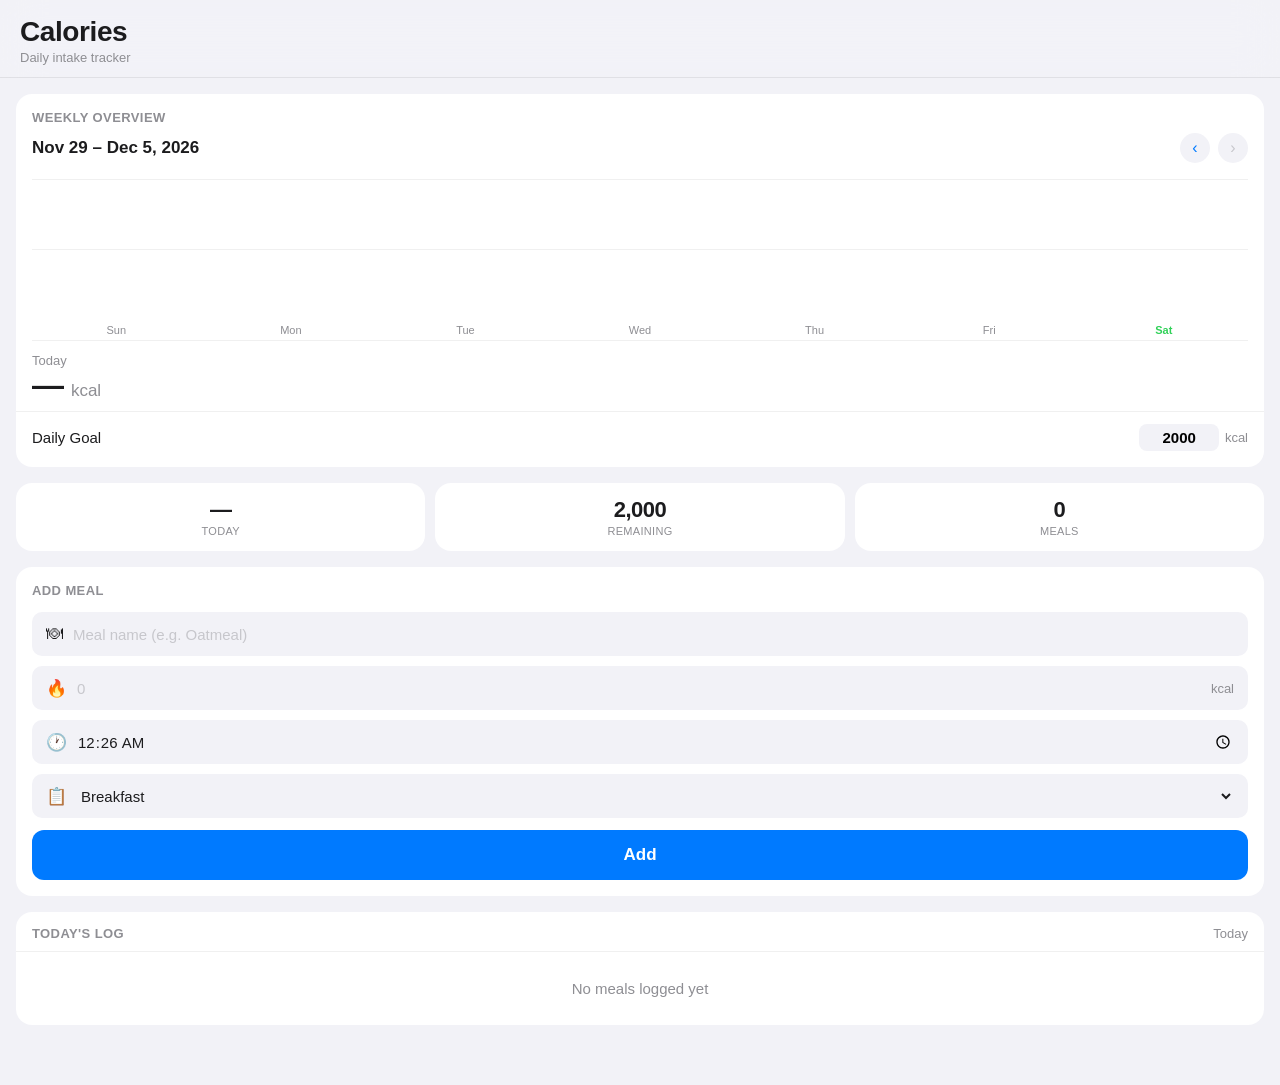
<file: index.html>
<!DOCTYPE html>
<html lang="en">
<head>
  <meta charset="UTF-8" />
  <meta name="viewport" content="width=device-width, initial-scale=1.0" />
  <title>Calorie Intake</title>
  <style>
    *, *::before, *::after { box-sizing: border-box; margin: 0; padding: 0; }

    body {
      font-family: -apple-system, BlinkMacSystemFont, "SF Pro Text", "Helvetica Neue", sans-serif;
      background: #f2f2f7;
      color: #1c1c1e;
      min-height: 100vh;
      padding: 0 0 60px;
    }

    /* ── Header ── */
    header {
      background: rgba(242,242,247,0.85);
      backdrop-filter: saturate(180%) blur(20px);
      -webkit-backdrop-filter: saturate(180%) blur(20px);
      position: sticky;
      top: 0;
      z-index: 100;
      padding: 16px 20px 12px;
      border-bottom: 1px solid rgba(0,0,0,0.08);
    }
    header h1 {
      font-size: 28px;
      font-weight: 700;
      letter-spacing: -0.4px;
    }
    header p.subtitle {
      font-size: 13px;
      color: #8e8e93;
      margin-top: 2px;
    }

    /* ── Section card ── */
    .card {
      background: #fff;
      border-radius: 16px;
      margin: 16px 16px 0;
      overflow: hidden;
    }
    .card-header {
      display: flex;
      align-items: baseline;
      justify-content: space-between;
      padding: 16px 16px 0;
    }
    .card-title {
      font-size: 13px;
      font-weight: 600;
      text-transform: uppercase;
      letter-spacing: 0.4px;
      color: #8e8e93;
    }
    .card-value {
      font-size: 13px;
      color: #8e8e93;
    }

    /* ── Week selector ── */
    .week-nav {
      display: flex;
      align-items: center;
      gap: 8px;
      padding: 8px 16px 0;
    }
    .week-label {
      font-size: 17px;
      font-weight: 600;
      flex: 1;
    }
    .week-btn {
      width: 30px; height: 30px;
      border-radius: 50%;
      background: #f2f2f7;
      border: none;
      cursor: pointer;
      font-size: 16px;
      display: flex; align-items: center; justify-content: center;
      color: #007aff;
      transition: background 0.15s;
    }
    .week-btn:hover { background: #e5e5ea; }
    .week-btn:disabled { color: #c7c7cc; cursor: default; }

    /* ── Bar Chart ── */
    .chart-wrap {
      padding: 16px 16px 4px;
    }
    .bars-area {
      display: flex;
      align-items: flex-end;
      justify-content: space-between;
      height: 140px;
      gap: 6px;
      position: relative;
    }
    /* horizontal grid lines */
    .bars-area::before, .bars-area::after {
      content: '';
      position: absolute;
      left: 0; right: 0;
      border-top: 1px solid rgba(0,0,0,0.06);
      pointer-events: none;
    }
    .bars-area::before { top: 0; }
    .bars-area::after  { top: 50%; }

    .bar-col {
      flex: 1;
      display: flex;
      flex-direction: column;
      align-items: center;
      height: 100%;
      justify-content: flex-end;
      cursor: pointer;
      gap: 0;
    }
    .bar {
      width: 100%;
      border-radius: 6px 6px 0 0;
      background: #007aff;
      transition: height 0.4s cubic-bezier(.34,1.56,.64,1), background 0.2s;
      min-height: 0;
      position: relative;
    }
    .bar.today {
      background: #30d158;
    }
    .bar.selected {
      filter: brightness(1.15);
    }
    .bar.over-goal {
      background: #ff3b30;
    }
    .bar.today.over-goal {
      background: #ff3b30;
    }

    .bar-label {
      font-size: 11px;
      color: #8e8e93;
      margin-top: 5px;
      font-weight: 500;
    }
    .bar-label.today-label {
      color: #30d158;
      font-weight: 700;
    }
    .bar-label.selected-label {
      color: #007aff;
      font-weight: 700;
    }
    .bar-label.today-label.selected-label {
      color: #30d158;
    }

    /* ── Selection detail ── */
    .selection-detail {
      margin: 0 16px;
      padding: 12px 0 4px;
      border-top: 1px solid rgba(0,0,0,0.06);
    }
    .sel-day {
      font-size: 13px;
      color: #8e8e93;
      font-weight: 500;
    }
    .sel-cals {
      font-size: 32px;
      font-weight: 700;
      letter-spacing: -1px;
      line-height: 1.1;
    }
    .sel-cals span {
      font-size: 17px;
      font-weight: 400;
      color: #8e8e93;
      letter-spacing: 0;
    }
    .sel-goal-line {
      font-size: 13px;
      color: #8e8e93;
      margin-top: 2px;
    }
    .over { color: #ff3b30; }
    .under { color: #30d158; }

    /* ── Goal strip ── */
    .goal-strip {
      display: flex;
      align-items: center;
      justify-content: space-between;
      padding: 12px 16px 16px;
      border-top: 1px solid rgba(0,0,0,0.06);
      margin-top: 4px;
    }
    .goal-strip label {
      font-size: 15px;
      color: #1c1c1e;
      font-weight: 500;
    }
    .goal-input-row {
      display: flex;
      align-items: center;
      gap: 6px;
    }
    .goal-input-row input {
      width: 80px;
      text-align: right;
      font-size: 15px;
      font-weight: 600;
      border: none;
      outline: none;
      background: #f2f2f7;
      border-radius: 8px;
      padding: 5px 8px;
    }
    .goal-input-row span {
      font-size: 13px;
      color: #8e8e93;
    }

    /* ── Today summary pills ── */
    .summary-row {
      display: grid;
      grid-template-columns: 1fr 1fr 1fr;
      gap: 10px;
      margin: 16px 16px 0;
    }
    .pill {
      background: #fff;
      border-radius: 16px;
      padding: 14px 12px;
      text-align: center;
    }
    .pill-val {
      font-size: 22px;
      font-weight: 700;
      letter-spacing: -0.5px;
    }
    .pill-label {
      font-size: 11px;
      color: #8e8e93;
      font-weight: 500;
      text-transform: uppercase;
      letter-spacing: 0.3px;
      margin-top: 2px;
    }

    /* ── Add Meal Form ── */
    .form-card {
      background: #fff;
      border-radius: 16px;
      margin: 16px 16px 0;
      padding: 16px;
    }
    .form-title {
      font-size: 13px;
      font-weight: 600;
      text-transform: uppercase;
      letter-spacing: 0.4px;
      color: #8e8e93;
      margin-bottom: 14px;
    }
    .input-row {
      display: flex;
      flex-direction: column;
      gap: 10px;
    }
    .field {
      display: flex;
      align-items: center;
      background: #f2f2f7;
      border-radius: 10px;
      padding: 0 14px;
      height: 44px;
      gap: 10px;
    }
    .field-icon {
      font-size: 17px;
      flex-shrink: 0;
    }
    .field input, .field select {
      flex: 1;
      border: none;
      background: transparent;
      outline: none;
      font-size: 15px;
      font-family: inherit;
      color: #1c1c1e;
    }
    .field input::placeholder { color: #c7c7cc; }
    .field-unit {
      font-size: 13px;
      color: #8e8e93;
      flex-shrink: 0;
    }

    .add-btn {
      margin-top: 12px;
      width: 100%;
      height: 50px;
      border-radius: 12px;
      background: #007aff;
      color: #fff;
      font-size: 17px;
      font-weight: 600;
      border: none;
      cursor: pointer;
      font-family: inherit;
      transition: background 0.15s, transform 0.1s;
    }
    .add-btn:active { background: #005ecb; transform: scale(0.98); }

    /* ── Meal Log ── */
    .meals-card {
      background: #fff;
      border-radius: 16px;
      margin: 16px 16px 0;
      overflow: hidden;
    }
    .meals-header {
      display: flex;
      align-items: center;
      justify-content: space-between;
      padding: 14px 16px 10px;
      border-bottom: 1px solid rgba(0,0,0,0.06);
    }
    .meals-title {
      font-size: 13px;
      font-weight: 600;
      text-transform: uppercase;
      letter-spacing: 0.4px;
      color: #8e8e93;
    }
    .meals-date {
      font-size: 13px;
      color: #8e8e93;
    }
    .meal-item {
      display: flex;
      align-items: center;
      padding: 12px 16px;
      border-bottom: 1px solid rgba(0,0,0,0.06);
      gap: 12px;
    }
    .meal-item:last-child { border-bottom: none; }
    .meal-dot {
      width: 10px; height: 10px;
      border-radius: 50%;
      background: #007aff;
      flex-shrink: 0;
    }
    .meal-info { flex: 1; min-width: 0; }
    .meal-name {
      font-size: 15px;
      font-weight: 500;
      white-space: nowrap;
      overflow: hidden;
      text-overflow: ellipsis;
    }
    .meal-time {
      font-size: 13px;
      color: #8e8e93;
      margin-top: 1px;
    }
    .meal-cals {
      font-size: 15px;
      font-weight: 600;
      color: #1c1c1e;
    }
    .meal-del {
      background: none;
      border: none;
      cursor: pointer;
      font-size: 18px;
      color: #ff3b30;
      line-height: 1;
      padding: 2px 4px;
      margin-left: 4px;
      opacity: 0.6;
      transition: opacity 0.15s;
    }
    .meal-del:hover { opacity: 1; }

    .empty-meals {
      padding: 28px 16px;
      text-align: center;
      color: #8e8e93;
      font-size: 15px;
    }

    /* ── Toast ── */
    .toast {
      position: fixed;
      bottom: 24px;
      left: 50%;
      transform: translateX(-50%) translateY(80px);
      background: rgba(44,44,46,0.92);
      color: #fff;
      padding: 10px 20px;
      border-radius: 20px;
      font-size: 14px;
      font-weight: 500;
      z-index: 200;
      transition: transform 0.3s cubic-bezier(.34,1.56,.64,1), opacity 0.3s;
      opacity: 0;
      white-space: nowrap;
    }
    .toast.show {
      transform: translateX(-50%) translateY(0);
      opacity: 1;
    }
  </style>
</head>
<body>

<header>
  <h1>Calories</h1>
  <p class="subtitle">Daily intake tracker</p>
</header>

<!-- ── Week Chart Card ── -->
<div class="card">
  <div class="card-header">
    <span class="card-title">Weekly Overview</span>
    <span class="card-value" id="avg-label"></span>
  </div>
  <div class="week-nav">
    <span class="week-label" id="week-label"></span>
    <button class="week-btn" id="btn-prev" title="Previous week">‹</button>
    <button class="week-btn" id="btn-next" title="Next week">›</button>
  </div>
  <div class="chart-wrap">
    <div class="bars-area" id="bars-area"></div>
    <div id="bar-labels" style="display:flex;justify-content:space-between;gap:6px;"></div>
  </div>

  <div class="selection-detail" id="sel-detail"></div>

  <div class="goal-strip">
    <label>Daily Goal</label>
    <div class="goal-input-row">
      <input type="number" id="goal-input" min="500" max="9999" step="50" />
      <span>kcal</span>
    </div>
  </div>
</div>

<!-- ── Today Pills ── -->
<div class="summary-row">
  <div class="pill">
    <div class="pill-val" id="pill-total">—</div>
    <div class="pill-label">Today</div>
  </div>
  <div class="pill">
    <div class="pill-val" id="pill-remain">—</div>
    <div class="pill-label">Remaining</div>
  </div>
  <div class="pill">
    <div class="pill-val" id="pill-meals">0</div>
    <div class="pill-label">Meals</div>
  </div>
</div>

<!-- ── Add Meal Form ── -->
<div class="form-card">
  <div class="form-title">Add Meal</div>
  <div class="input-row">
    <div class="field">
      <span class="field-icon">🍽</span>
      <input type="text" id="meal-name" placeholder="Meal name (e.g. Oatmeal)" maxlength="60" />
    </div>
    <div class="field">
      <span class="field-icon">🔥</span>
      <input type="number" id="meal-cals" placeholder="0" min="1" max="9999" />
      <span class="field-unit">kcal</span>
    </div>
    <div class="field">
      <span class="field-icon">🕐</span>
      <input type="time" id="meal-time" />
    </div>
    <div class="field">
      <span class="field-icon">📋</span>
      <select id="meal-type">
        <option value="Breakfast">Breakfast</option>
        <option value="Lunch">Lunch</option>
        <option value="Dinner">Dinner</option>
        <option value="Snack">Snack</option>
        <option value="Drink">Drink</option>
      </select>
    </div>
  </div>
  <button class="add-btn" id="add-btn">Add</button>
</div>

<!-- ── Meal Log ── -->
<div class="meals-card">
  <div class="meals-header">
    <span class="meals-title">Today's Log</span>
    <span class="meals-date" id="log-date"></span>
  </div>
  <div id="meal-list"></div>
</div>

<div class="toast" id="toast"></div>

<script>
// ── Helpers ──────────────────────────────────────────────────
const $ = id => document.getElementById(id);
const DAY_MS = 86400000;

function dateKey(d) {
  return d.toISOString().slice(0, 10); // YYYY-MM-DD
}

function today() { return new Date(); }

function startOfWeek(d) {
  const d2 = new Date(d);
  const day = d2.getDay(); // 0 Sun
  d2.setDate(d2.getDate() - day);
  d2.setHours(0, 0, 0, 0);
  return d2;
}

function formatDate(d) {
  return d.toLocaleDateString('en-US', { month: 'short', day: 'numeric', year: 'numeric' });
}

function formatTime(t) { // "HH:MM" → "8:30 AM"
  if (!t) return '';
  const [h, m] = t.split(':').map(Number);
  const ampm = h < 12 ? 'AM' : 'PM';
  const hr = h % 12 || 12;
  return `${hr}:${m.toString().padStart(2,'0')} ${ampm}`;
}

// ── State ────────────────────────────────────────────────────
let state = load();

function load() {
  try {
    const raw = localStorage.getItem('calorie-dash');
    if (raw) return JSON.parse(raw);
  } catch {}
  return { goal: 2000, meals: {}, selectedDate: null };
}

function save() {
  localStorage.setItem('calorie-dash', JSON.stringify(state));
}

function todayMeals() {
  return state.meals[dateKey(today())] || [];
}

function mealsByDate(key) {
  return state.meals[key] || [];
}

function totalCals(key) {
  return (state.meals[key] || []).reduce((s, m) => s + m.cals, 0);
}

// ── Week navigation ──────────────────────────────────────────
let weekOffset = 0; // 0 = current week

function weekDates(offset) {
  const sw = startOfWeek(today());
  sw.setDate(sw.getDate() + offset * 7);
  return Array.from({ length: 7 }, (_, i) => {
    const d = new Date(sw);
    d.setDate(d.getDate() + i);
    return d;
  });
}

// ── Render chart ─────────────────────────────────────────────
const DAY_ABBR = ['Sun','Mon','Tue','Wed','Thu','Fri','Sat'];

function renderChart() {
  const dates = weekDates(weekOffset);
  const todayKey = dateKey(today());
  const goal = state.goal;

  // week label
  const first = dates[0], last = dates[6];
  $('week-label').textContent =
    first.toLocaleDateString('en-US',{month:'short',day:'numeric'}) + ' – ' +
    last.toLocaleDateString('en-US',{month:'short',day:'numeric',year:'numeric'});

  // nav buttons
  $('btn-next').disabled = weekOffset >= 0;

  // totals for this week
  const totals = dates.map(d => totalCals(dateKey(d)));
  const maxVal = Math.max(goal * 1.1, ...totals, 100);

  // avg label (only days that have data)
  const withData = totals.filter(v => v > 0);
  if (withData.length) {
    const avg = Math.round(withData.reduce((a,b)=>a+b,0)/withData.length);
    $('avg-label').textContent = `Avg ${avg.toLocaleString()} kcal`;
  } else {
    $('avg-label').textContent = '';
  }

  // selected day
  if (!state.selectedDate) state.selectedDate = todayKey;
  const selKey = state.selectedDate;

  // bars
  const barsArea = $('bars-area');
  const labelsRow = $('bar-labels');
  barsArea.innerHTML = '';
  labelsRow.innerHTML = '';

  dates.forEach((d, i) => {
    const key = dateKey(d);
    const cals = totals[i];
    const isToday = key === todayKey;
    const isSel   = key === selKey;
    const isOver  = cals > goal;
    const isFuture = d > today() && !isToday;

    const pct = isFuture ? 0 : Math.min(cals / maxVal, 1);

    // column
    const col = document.createElement('div');
    col.className = 'bar-col';
    col.dataset.key = key;

    const bar = document.createElement('div');
    bar.className = 'bar' + (isToday ? ' today' : '') + (isSel ? ' selected' : '') + (isOver ? ' over-goal' : '');
    bar.style.height = (pct * 100) + '%';

    col.appendChild(bar);
    col.addEventListener('click', () => {
      state.selectedDate = key;
      save();
      renderChart();
      renderSelDetail();
      renderMealLog();
    });
    barsArea.appendChild(col);

    // label
    const lbl = document.createElement('div');
    lbl.className = 'bar-label' +
      (isToday ? ' today-label' : '') +
      (isSel ? ' selected-label' : '');
    lbl.style.flex = '1';
    lbl.style.textAlign = 'center';
    lbl.style.fontSize = '11px';
    lbl.style.color = isSel ? '#007aff' : '#8e8e93';
    if (isToday) lbl.style.color = '#30d158';
    lbl.textContent = DAY_ABBR[d.getDay()];
    labelsRow.appendChild(lbl);
  });

  renderSelDetail();
  renderPills();
  renderMealLog();
}

function renderSelDetail() {
  const selKey = state.selectedDate || dateKey(today());
  const cals = totalCals(selKey);
  const goal = state.goal;
  const diff = goal - cals;
  const todayKey = dateKey(today());
  const d = new Date(selKey);

  let dayStr = selKey === todayKey ? 'Today' :
               selKey === dateKey(new Date(today().getTime() - DAY_MS)) ? 'Yesterday' :
               d.toLocaleDateString('en-US', { weekday:'long', month:'short', day:'numeric' });

  const overUnder = diff < 0
    ? `<span class="over">${Math.abs(diff).toLocaleString()} kcal over goal</span>`
    : `<span class="under">${diff.toLocaleString()} kcal remaining</span>`;

  $('sel-detail').innerHTML = `
    <div class="sel-day">${dayStr}</div>
    <div class="sel-cals">${cals > 0 ? cals.toLocaleString() : '—'} <span>kcal</span></div>
    ${cals > 0 ? `<div class="sel-goal-line">${overUnder}</div>` : ''}
  `;
}

function renderPills() {
  const todayKey = dateKey(today());
  const cals = totalCals(todayKey);
  const goal = state.goal;
  const remain = goal - cals;
  const meals = mealsByDate(todayKey);

  $('pill-total').textContent = cals > 0 ? cals.toLocaleString() : '—';
  $('pill-total').style.color = cals > goal ? '#ff3b30' : '#1c1c1e';

  if (cals === 0) {
    $('pill-remain').textContent = goal.toLocaleString();
    $('pill-remain').style.color = '#1c1c1e';
  } else if (remain < 0) {
    $('pill-remain').textContent = Math.abs(remain).toLocaleString();
    $('pill-remain').style.color = '#ff3b30';
  } else {
    $('pill-remain').textContent = remain.toLocaleString();
    $('pill-remain').style.color = '#30d158';
  }

  $('pill-meals').textContent = meals.length;
}

// ── Meal log ─────────────────────────────────────────────────
const MEAL_COLORS = {
  Breakfast: '#ff9f0a',
  Lunch: '#30d158',
  Dinner: '#007aff',
  Snack: '#af52de',
  Drink: '#5ac8fa',
};

function renderMealLog() {
  const selKey = state.selectedDate || dateKey(today());
  const todayKey = dateKey(today());
  const isToday = selKey === todayKey;
  const meals = mealsByDate(selKey).slice().reverse(); // newest first

  const d = new Date(selKey);
  $('log-date').textContent = isToday ? 'Today' :
    d.toLocaleDateString('en-US', { month: 'short', day: 'numeric' });

  const list = $('meal-list');
  if (meals.length === 0) {
    list.innerHTML = `<div class="empty-meals">No meals logged${isToday ? ' yet' : ''}</div>`;
    return;
  }

  list.innerHTML = meals.map((m, ri) => {
    const origIdx = mealsByDate(selKey).length - 1 - ri; // index in original array
    const color = MEAL_COLORS[m.type] || '#007aff';
    return `
      <div class="meal-item">
        <div class="meal-dot" style="background:${color}"></div>
        <div class="meal-info">
          <div class="meal-name">${escHtml(m.name)}</div>
          <div class="meal-time">${m.type}${m.time ? ' · ' + formatTime(m.time) : ''}</div>
        </div>
        <div class="meal-cals">${m.cals.toLocaleString()}</div>
        ${isToday || selKey === todayKey ? `<button class="meal-del" data-idx="${origIdx}" title="Remove">×</button>` : ''}
      </div>`;
  }).join('');

  list.querySelectorAll('.meal-del').forEach(btn => {
    btn.addEventListener('click', () => deleteMeal(selKey, +btn.dataset.idx));
  });
}

function deleteMeal(key, idx) {
  state.meals[key].splice(idx, 1);
  if (state.meals[key].length === 0) delete state.meals[key];
  save();
  renderChart();
}

// ── Add meal ─────────────────────────────────────────────────
function setDefaultTime() {
  const now = new Date();
  const hh = now.getHours().toString().padStart(2,'0');
  const mm = now.getMinutes().toString().padStart(2,'0');
  $('meal-time').value = `${hh}:${mm}`;
}

function inferMealType() {
  const h = new Date().getHours();
  if (h < 10) return 'Breakfast';
  if (h < 14) return 'Lunch';
  if (h < 17) return 'Snack';
  if (h < 21) return 'Dinner';
  return 'Snack';
}

$('add-btn').addEventListener('click', () => {
  const name = $('meal-name').value.trim();
  const cals = parseInt($('meal-cals').value);
  const time = $('meal-time').value;
  const type = $('meal-type').value;

  if (!name) { showToast('Please enter a meal name'); $('meal-name').focus(); return; }
  if (!cals || cals < 1) { showToast('Please enter calories'); $('meal-cals').focus(); return; }

  const key = dateKey(today());
  if (!state.meals[key]) state.meals[key] = [];
  state.meals[key].push({ name, cals, time, type, ts: Date.now() });
  state.selectedDate = key;
  save();

  $('meal-name').value = '';
  $('meal-cals').value = '';
  setDefaultTime();

  showToast(`Added ${cals.toLocaleString()} kcal`);
  renderChart();
});

// allow Enter on inputs
[$('meal-name'), $('meal-cals')].forEach(el => {
  el.addEventListener('keydown', e => { if (e.key === 'Enter') $('add-btn').click(); });
});

// ── Goal input ───────────────────────────────────────────────
$('goal-input').value = state.goal;
$('goal-input').addEventListener('change', () => {
  const v = parseInt($('goal-input').value);
  if (v >= 500 && v <= 9999) {
    state.goal = v;
    save();
    renderChart();
    showToast(`Goal set to ${v.toLocaleString()} kcal`);
  }
});

// ── Week nav ─────────────────────────────────────────────────
$('btn-prev').addEventListener('click', () => { weekOffset--; renderChart(); });
$('btn-next').addEventListener('click', () => { weekOffset++; renderChart(); });

// ── Toast ─────────────────────────────────────────────────────
function showToast(msg) {
  const t = $('toast');
  t.textContent = msg;
  t.classList.add('show');
  clearTimeout(t._timer);
  t._timer = setTimeout(() => t.classList.remove('show'), 2200);
}

// ── Log date ─────────────────────────────────────────────────
$('log-date').textContent = today().toLocaleDateString('en-US', { month: 'short', day: 'numeric' });

// ── Escape HTML ──────────────────────────────────────────────
function escHtml(s) {
  return s.replace(/&/g,'&amp;').replace(/</g,'&lt;').replace(/>/g,'&gt;').replace(/"/g,'&quot;');
}

// ── Init ─────────────────────────────────────────────────────
setDefaultTime();
$('meal-type').value = inferMealType();
renderChart();
</script>
</body>
</html>
</file>
